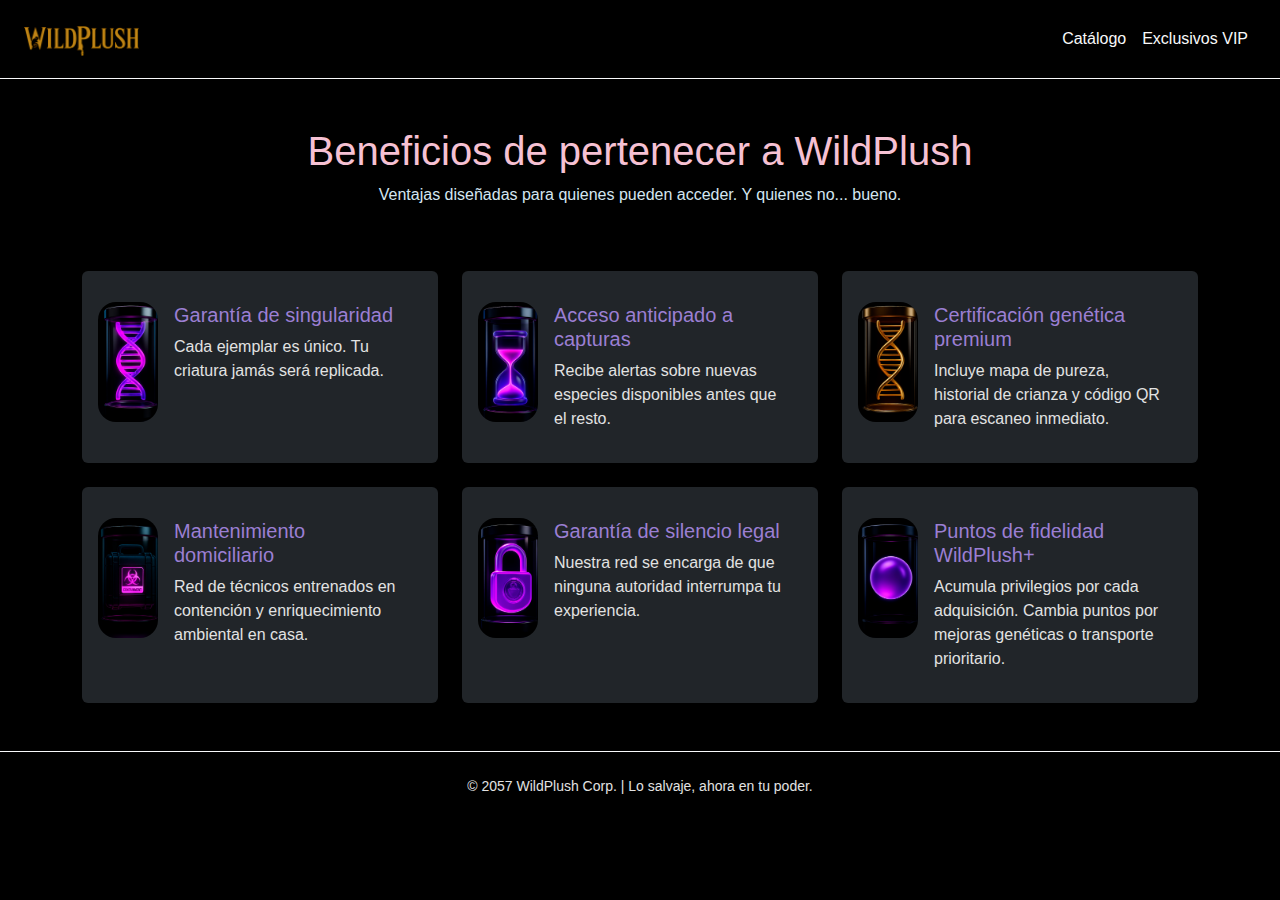
<file: beneficios.html>
<!DOCTYPE html>
<html lang="en">
<head>
  <meta charset="UTF-8" />
  <meta name="viewport" content="width=device-width, initial-scale=1.0" />
  <title>Beneficios - WildPlush</title>
  <link href="https://cdn.jsdelivr.net/npm/bootstrap@5.3.2/dist/css/bootstrap.min.css" rel="stylesheet">
  <link rel="stylesheet" href="css/style.css">
</head>
<body class="bg-black text-white">
  <!-- Navbar -->
  <nav class="navbar navbar-expand-lg navbar-dark bg-black border-bottom border-light px-4 py-3">
    <a class="navbar-brand text-pink fw-bold" href="index.html"><img src="img/WildPlush.png" alt=""></a>
    <button class="navbar-toggler" type="button" data-bs-toggle="collapse" data-bs-target="#navbarNav">
      <span class="navbar-toggler-icon"></span>
    </button>
    <div class="collapse navbar-collapse justify-content-end" id="navbarNav">
      <ul class="navbar-nav">
        <li class="nav-item"><a class="nav-link text-light" href="catalogo.html">Catálogo</a></li>
        <li class="nav-item"><a class="nav-link text-light" href="exclusivos.html">Exclusivos VIP</a></li>
      </ul>
    </div>
  </nav>

  <!-- Beneficios -->
  <header class="text-center py-5">
        <h1 class="text-pink">Beneficios de pertenecer a WildPlush</h1>
        <p class="text-lightblue">Ventajas diseñadas para quienes pueden acceder. Y quienes no... bueno.</p>
  </header>

  <div class="container mb-5">
    <section class="row g-4">
        <div class="col-md-6 col-lg-4">
            <div class="card bg-dark benef border-0 h-100 p-3">
              <div>
                <img src="img/singularidad.webp" alt="">
              </div>
                <div class="card-body">
                    <h5 class="card-title text-lilac">Garantía de singularidad</h5>
                    <p class="card-text text-muted">Cada ejemplar es único. Tu criatura jamás será replicada.</p>
                </div>
            </div>
        </div>

      <div class="col-md-6 col-lg-4">
        <div class="card bg-dark benef border-0 h-100 p-3">
          <div>
            <img src="img/acceso.webp" alt="">
          </div>
          <div class="card-body">
            <h5 class="card-title text-lilac">Acceso anticipado a capturas</h5>
            <p class="card-text text-muted">Recibe alertas sobre nuevas especies disponibles antes que el resto.</p>
          </div>
        </div>
      </div>

      <div class="col-md-6 col-lg-4">
        <div class="card bg-dark benef border-0 h-100 p-3">
          <div class="benef">
            <img src="img/premium.webp" alt="">
          </div>
          <div class="card-body">
            <h5 class="card-title text-lilac">Certificación genética premium</h5>
            <p class="card-text text-muted">Incluye mapa de pureza, historial de crianza y código QR para escaneo inmediato.</p>
          </div>
        </div>
      </div>

      <div class="col-md-6 col-lg-4">
        <div class="card bg-dark benef border-0 h-100 p-3">
          <div>
            <img src="img/mantenimiento.webp" alt="" >
          </div>
          <div class="card-body">
            <h5 class="card-title text-lilac">Mantenimiento domiciliario</h5>
            <p class="card-text text-muted">Red de técnicos entrenados en contención y enriquecimiento ambiental en casa.</p>
          </div>
        </div>
      </div>

      <div class="col-md-6 col-lg-4">
        <div class="card bg-dark benef border-0 h-100 p-3">
          <div> 
            <img src="img/silencio.webp" alt="">
          </div>
          <div class="card-body">
            <h5 class="card-title text-lilac">Garantía de silencio legal</h5>
            <p class="card-text text-muted">Nuestra red se encarga de que ninguna autoridad interrumpa tu experiencia.</p>
          </div>
        </div>
      </div>

      <div class="col-md-6 col-lg-4">
        <div class="card bg-dark benef border-0 h-100 p-3">
          <div>
            <img src="img/puntos.webp" alt="">
          </div>
          <div class="card-body">
            <h5 class="card-title text-lilac">Puntos de fidelidad WildPlush+</h5>
            <p class="card-text text-muted">Acumula privilegios por cada adquisición. Cambia puntos por mejoras genéticas o transporte prioritario.</p>
          </div>
        </div>
      </div>
    </section>
  </div>

  <footer class="text-center py-4 text-muted small bg-black border-top border-light">
    © 2057 WildPlush Corp. | Lo salvaje, ahora en tu poder.
  </footer>

  <script src="https://cdn.jsdelivr.net/npm/bootstrap@5.3.2/dist/js/bootstrap.bundle.min.js"></script>
</body>
</html>
</file>
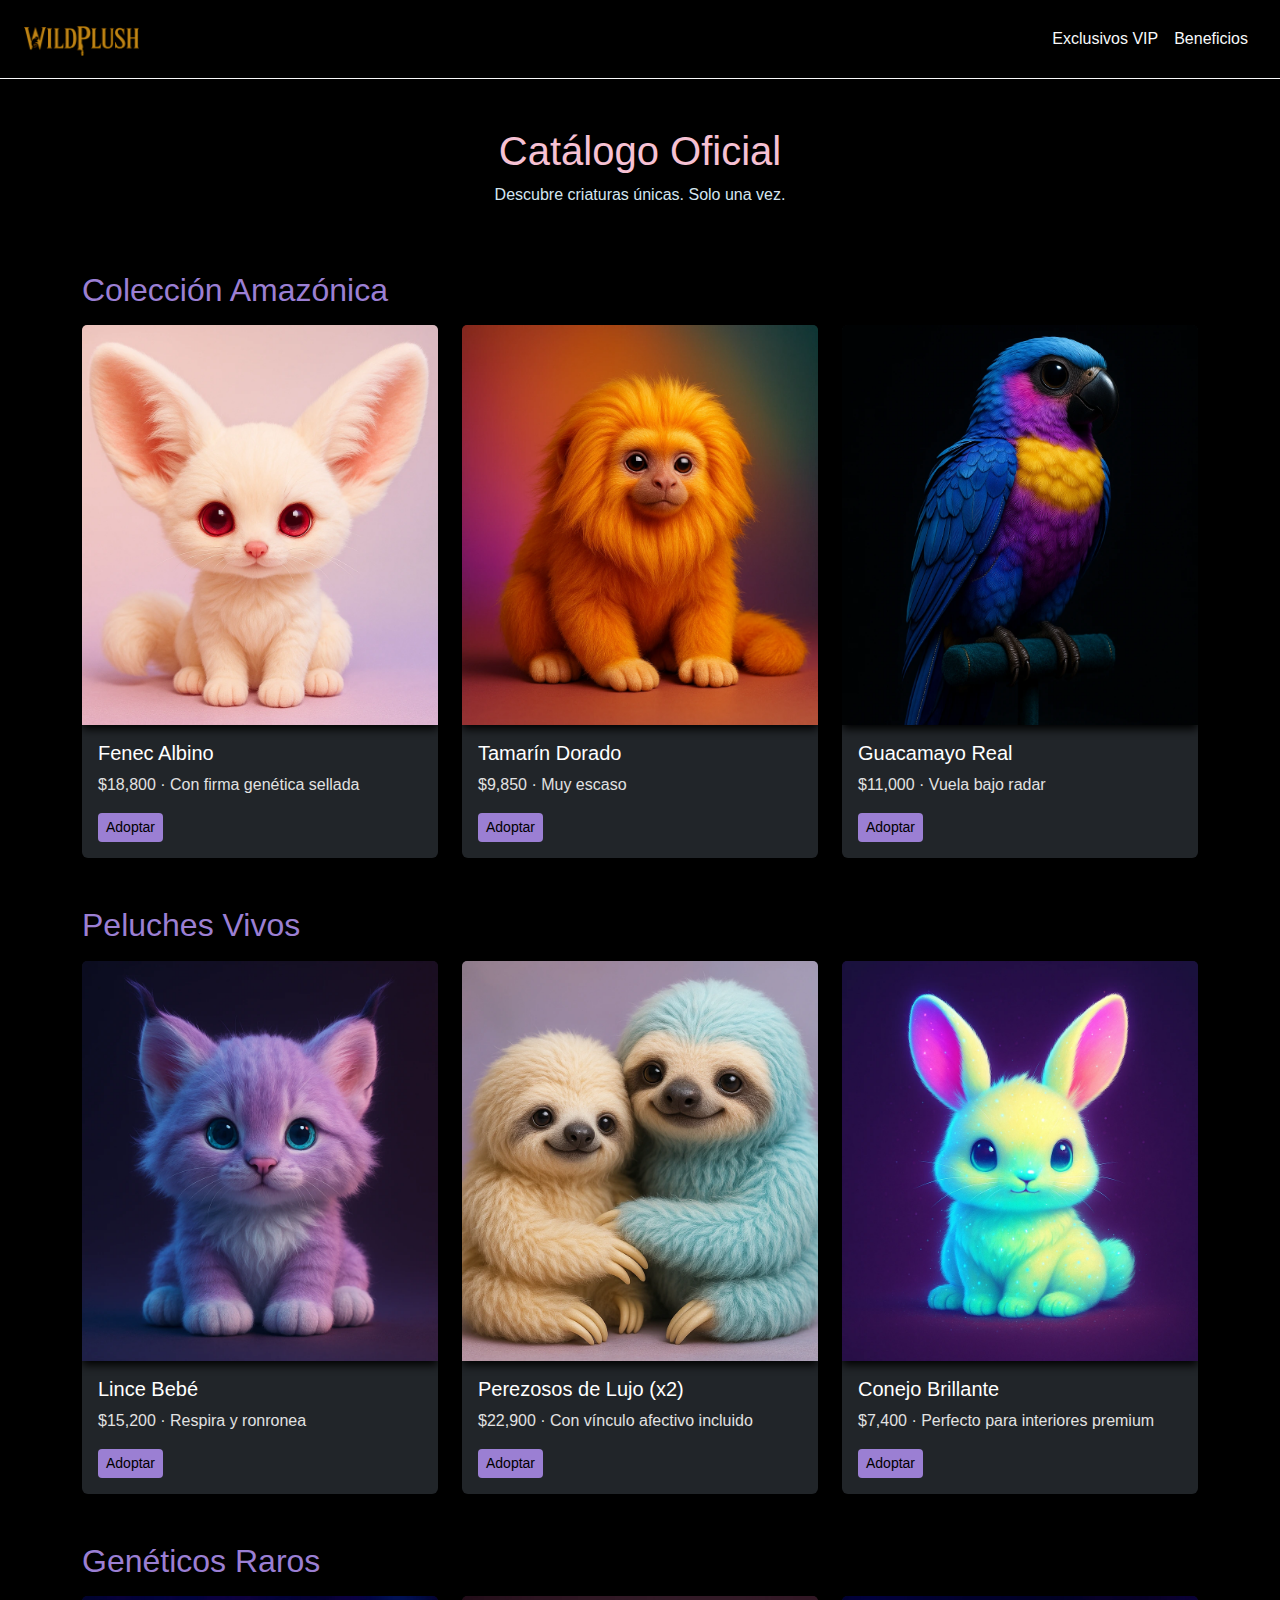
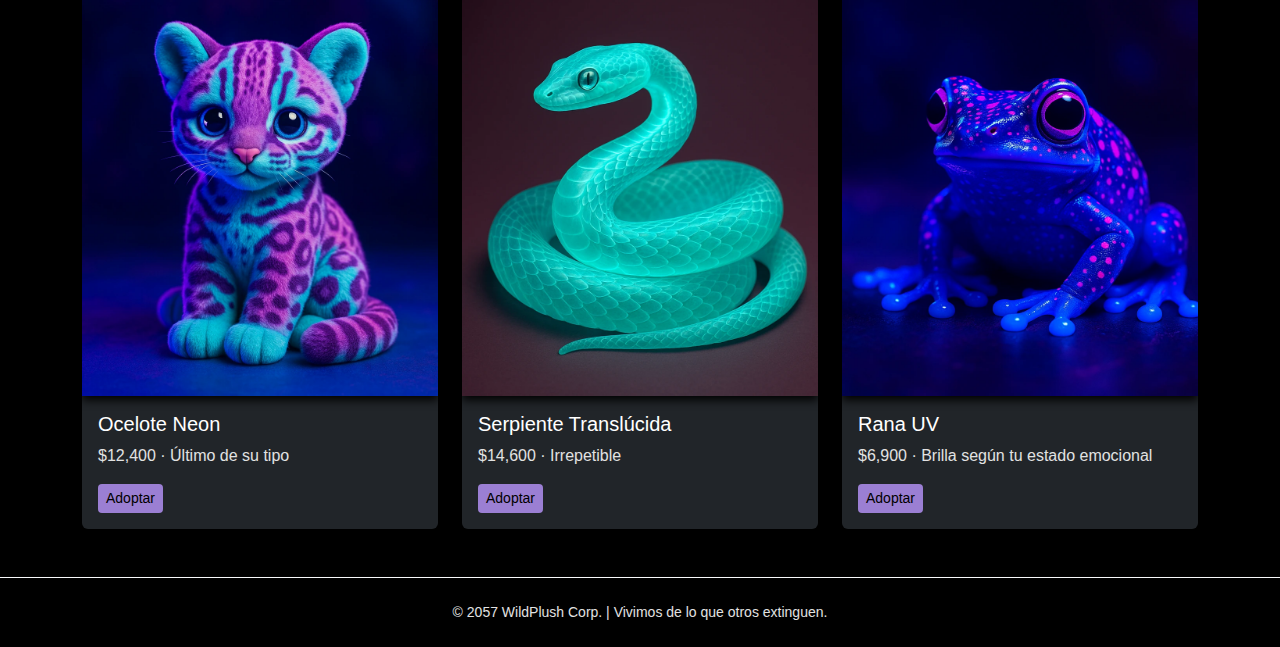
<file: catalogo.html>
<!DOCTYPE html>
<html lang="en">
<head>
  <meta charset="UTF-8" />
  <meta name="viewport" content="width=device-width, initial-scale=1.0" />
  <title>Catálogo - WildPlush</title>
  <link href="https://cdn.jsdelivr.net/npm/bootstrap@5.3.2/dist/css/bootstrap.min.css" rel="stylesheet">
  <link rel="stylesheet" href="css/style.css">
</head>
<body class="bg-black text-white">
  <!-- Navbar -->
  <nav class="navbar navbar-expand-lg navbar-dark bg-black border-bottom border-light px-4 py-3">
    <a class="navbar-brand text-pink fw-bold" href="index.html"><img src="img/WildPlush.png" alt=""></a>
    <button class="navbar-toggler" type="button" data-bs-toggle="collapse" data-bs-target="#navbarNav">
      <span class="navbar-toggler-icon"></span>
    </button>
    <div class="collapse navbar-collapse justify-content-end" id="navbarNav">
      <ul class="navbar-nav">
        <li class="nav-item"><a class="nav-link text-light" href="exclusivos.html">Exclusivos VIP</a></li>
        <li class="nav-item"><a class="nav-link text-light" href="beneficios.html">Beneficios</a></li>
      </ul>
    </div>
  </nav>

  <!-- Catálogo general -->
  <header class="text-center py-5">
    <h1 class="text-pink">Catálogo Oficial</h1>
    <p class="text-lightblue">Descubre criaturas únicas. Solo una vez.</p>
  </header>

  <div class="container mb-5">
    <!-- Colección Amazónica -->
    <section id="amazonica" class="mb-5">
      <h2 class="text-lilac mb-3">Colección Amazónica</h2>
      <div class="row g-4">
        <div class="col-md-4">
          <div class="card bg-dark border-0">
            <img src="img/fenec_albino.webp" class="card-img-top" alt="Fenec Albino">
            <div class="card-body text-white">
              <h5 class="card-title">Fenec Albino</h5>
              <p class="card-text text-muted">$18,800 · Con firma genética sellada</p>
              <button class="btn btn-outline-light btn-sm">Adoptar</button>
            </div>
          </div>
        </div>
        <div class="col-md-4">
          <div class="card bg-dark border-0">
            <img src="img/tamarin_dorado.webp" class="card-img-top" alt="Tamarín Dorado">
            <div class="card-body text-white">
              <h5 class="card-title">Tamarín Dorado</h5>
              <p class="card-text text-muted">$9,850 · Muy escaso</p>
              <button class="btn btn-outline-light btn-sm">Adoptar</button>
            </div>
          </div>
        </div>
        <div class="col-md-4">
          <div class="card bg-dark border-0">
            <img src="img/guacamayo.webp" class="card-img-top" alt="Guacamayo Real">
            <div class="card-body text-white">
              <h5 class="card-title">Guacamayo Real</h5>
              <p class="card-text text-muted">$11,000 · Vuela bajo radar</p>
              <button class="btn btn-outline-light btn-sm">Adoptar</button>
            </div>
          </div>
        </div>
      </div>
    </section>

    <!-- Peluches Vivos -->
    <section id="peluches" class="mb-5">
      <h2 class="text-lilac mb-3">Peluches Vivos</h2>
      <div class="row g-4">
        <div class="col-md-4">
          <div class="card bg-dark border-0">
            <img src="img/lince_bebe.webp" class="card-img-top" alt="Lince Bebé">
            <div class="card-body text-white">
              <h5 class="card-title">Lince Bebé</h5>
              <p class="card-text text-muted">$15,200 · Respira y ronronea</p>
              <button class="btn btn-outline-light btn-sm">Adoptar</button>
            </div>
          </div>
        </div>
        <div class="col-md-4">
          <div class="card bg-dark border-0">
            <img src="img/perezoso_duo.webp" class="card-img-top" alt="Pareja de Perezosos">
            <div class="card-body text-white">
              <h5 class="card-title">Perezosos de Lujo (x2)</h5>
              <p class="card-text text-muted">$22,900 · Con vínculo afectivo incluido</p>
              <button class="btn btn-outline-light btn-sm">Adoptar</button>
            </div>
          </div>
        </div>
        <div class="col-md-4">
          <div class="card bg-dark border-0">
            <img src="img/conejo_brillante.webp" class="card-img-top" alt="Conejo Brillante">
            <div class="card-body text-white">
              <h5 class="card-title">Conejo Brillante</h5>
              <p class="card-text text-muted">$7,400 · Perfecto para interiores premium</p>
              <button class="btn btn-outline-light btn-sm">Adoptar</button>
            </div>
          </div>
        </div>
      </div>
    </section>

    <!-- Genéticos Raros -->
    <section id="geneticos" class="mb-5">
      <h2 class="text-lilac mb-3">Genéticos Raros</h2>
      <div class="row g-4">
        <div class="col-md-4">
          <div class="card bg-dark border-0">
            <img src="img/ocelote.webp" class="card-img-top" alt="Ocelote">
            <div class="card-body text-white">
              <h5 class="card-title">Ocelote Neon</h5>
              <p class="card-text text-muted">$12,400 · Último de su tipo</p>
              <button class="btn btn-outline-light btn-sm">Adoptar</button>
            </div>
          </div>
        </div>
        <div class="col-md-4">
          <div class="card bg-dark border-0">
            <img src="img/serpiente_translucida.webp" class="card-img-top" alt="Serpiente Translúcida">
            <div class="card-body text-white">
              <h5 class="card-title">Serpiente Translúcida</h5>
              <p class="card-text text-muted">$14,600 · Irrepetible</p>
              <button class="btn btn-outline-light btn-sm">Adoptar</button>
            </div>
          </div>
        </div>
        <div class="col-md-4">
          <div class="card bg-dark border-0">
            <img src="img/ranita_uv.webp" class="card-img-top" alt="Rana UV">
            <div class="card-body text-white">
              <h5 class="card-title">Rana UV</h5>
              <p class="card-text text-muted">$6,900 · Brilla según tu estado emocional</p>
              <button class="btn btn-outline-light btn-sm">Adoptar</button>
            </div>
          </div>
        </div>
      </div>
    </section>
  </div>

  <footer class="text-center py-4 text-muted small bg-black border-top border-light">
    © 2057 WildPlush Corp. | Vivimos de lo que otros extinguen.
  </footer>

  <script src="https://cdn.jsdelivr.net/npm/bootstrap@5.3.2/dist/js/bootstrap.bundle.min.js"></script>
</body>
</html>
</file>
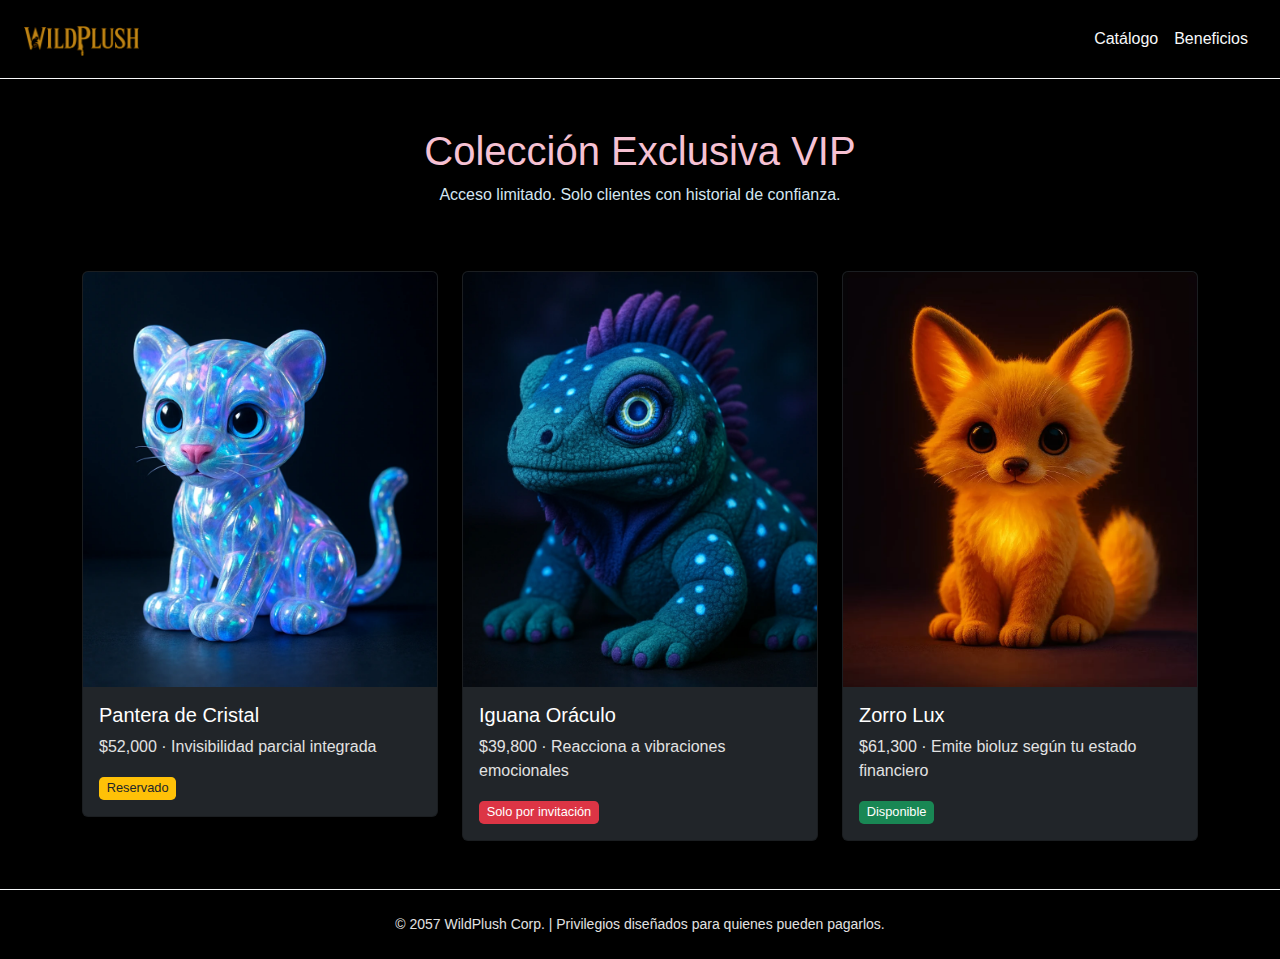
<file: exclusivos.html>
<!DOCTYPE html>
<html lang="en">
<head>
  <meta charset="UTF-8" />
  <meta name="viewport" content="width=device-width, initial-scale=1.0" />
  <title>Exclusivos VIP - WildPlush</title>
  <link href="https://cdn.jsdelivr.net/npm/bootstrap@5.3.2/dist/css/bootstrap.min.css" rel="stylesheet">
  <link rel="stylesheet" href="css/style.css">
</head>
<body class="bg-black text-white">
  <!-- Navbar -->
  <nav class="navbar navbar-expand-lg navbar-dark bg-black border-bottom border-light px-4 py-3">
    <a class="navbar-brand text-pink fw-bold" href="index.html"><img src="img/WildPlush.png" alt=""></a>
    <button class="navbar-toggler" type="button" data-bs-toggle="collapse" data-bs-target="#navbarNav">
      <span class="navbar-toggler-icon"></span>
    </button>
    <div class="collapse navbar-collapse justify-content-end" id="navbarNav">
      <ul class="navbar-nav">
        <li class="nav-item"><a class="nav-link text-light" href="catalogo.html">Catálogo</a></li>
        <li class="nav-item"><a class="nav-link text-light" href="beneficios.html">Beneficios</a></li>
      </ul>
    </div>
  </nav>

  <!-- Exclusivos VIP -->
  <header class="text-center py-5">
    <h1 class="text-pink">Colección Exclusiva VIP</h1>
    <p class="text-lightblue">Acceso limitado. Solo clientes con historial de confianza.</p>
  </header>

  <div class="container mb-5">
    <section class="mb-5">
      <div class="row g-4">
        <div class="col-md-6 col-lg-4">
          <div class="card bg-dark exc">
            <img src="img/pantera_cristal.webp" class="card-img-top" alt="Pantera de Cristal">
            <div class="card-body text-white">
              <h5 class="card-title">Pantera de Cristal</h5>
              <p class="card-text text-muted">$52,000 · Invisibilidad parcial integrada</p>
              <span class="badge bg-warning text-dark">Reservado</span>
            </div>
          </div>
        </div>
        <div class="col-md-6 col-lg-4">
          <div class="card bg-dark exc">
            <img src="img/iguana_oraculo.webp" class="card-img-top" alt="Iguana Oráculo">
            <div class="card-body text-white">
              <h5 class="card-title">Iguana Oráculo</h5>
              <p class="card-text text-muted">$39,800 · Reacciona a vibraciones emocionales</p>
              <span class="badge bg-danger">Solo por invitación</span>
            </div>
          </div>
        </div>
        <div class="col-md-6 col-lg-4">
          <div class="card bg-dark exc">
            <img src="img/zorro_lux.webp" class="card-img-top" alt="Zorro Lux">
            <div class="card-body text-white">
              <h5 class="card-title">Zorro Lux</h5>
              <p class="card-text text-muted">$61,300 · Emite bioluz según tu estado financiero</p>
              <span class="badge bg-success">Disponible</span>
            </div>
          </div>
        </div>
      </div>
    </section>
  </div>

  <footer class="text-center py-4 text-muted small bg-black border-top border-light">
    © 2057 WildPlush Corp. | Privilegios diseñados para quienes pueden pagarlos.
  </footer>

  <script src="https://cdn.jsdelivr.net/npm/bootstrap@5.3.2/dist/js/bootstrap.bundle.min.js"></script>
</body>
</html>
</file>
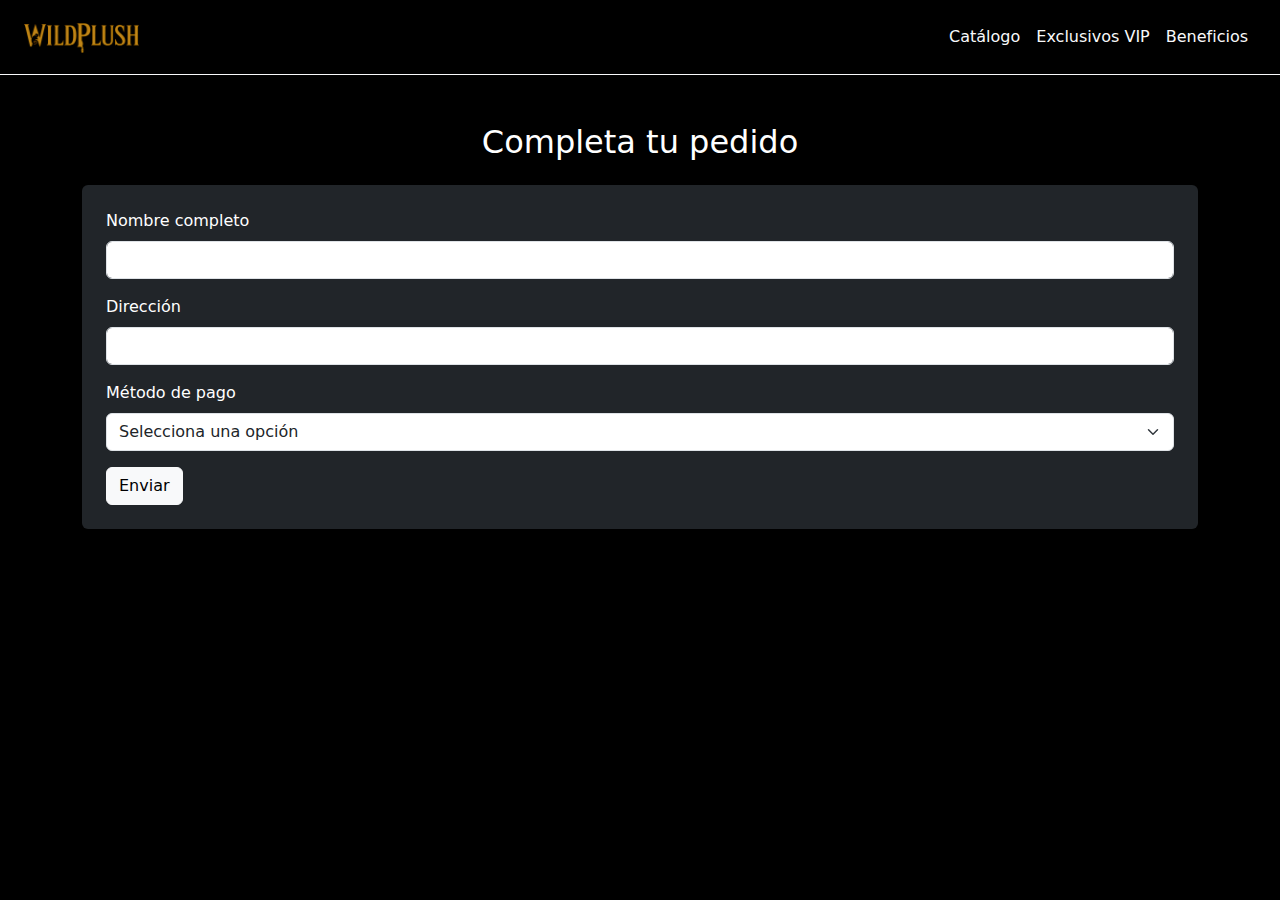
<file: formulario.html>
<!DOCTYPE html>
<html lang="es">
<head>
  <meta charset="UTF-8" />
  <meta name="viewport" content="width=device-width, initial-scale=1.0"/>
  <title>Formulario de Pedido | WildPlush</title>
  <link href="/css/style.css" rel="stylesheet" />
  <link href="https://cdn.jsdelivr.net/npm/bootstrap@5.3.2/dist/css/bootstrap.min.css" rel="stylesheet">
</head>
<body class="bg-black text-white">

  <nav class="navbar navbar-expand-lg navbar-dark bg-black border-bottom border-light px-4 py-3">
    <a class="navbar-brand text-pink fw-bold" href="/html/index.html"><img src="/img/WildPlush.png" alt=""></a>
    <button class="navbar-toggler" type="button" data-bs-toggle="collapse" data-bs-target="#navbarNav">
      <span class="navbar-toggler-icon"></span>
    </button>
    <div class="collapse navbar-collapse justify-content-end" id="navbarNav">
      <ul class="navbar-nav">
        <li class="nav-item"><a class="nav-link text-light" href="/html/catalogo.html">Catálogo</a></li>
        <li class="nav-item"><a class="nav-link text-light" href="/html/exclusivos.html">Exclusivos VIP</a></li>
        <li class="nav-item"><a class="nav-link text-light" href="/html/beneficios.html">Beneficios</a></li>
      </ul>
    </div>
  </nav>

  <div class="container py-5">
    <h2 class="text-center mb-4">Completa tu pedido</h2>
    <form id="pedidoForm" class="bg-dark p-4 rounded">
      <div class="mb-3">
        <label for="nombre" class="form-label">Nombre completo</label>
        <input type="text" class="form-control" id="nombre" required>
      </div>

      <div class="mb-3">
        <label for="direccion" class="form-label">Dirección</label>
        <input type="text" class="form-control" id="direccion" required>
      </div>

      <div class="mb-3">
        <label class="form-label">Método de pago</label>
        <select class="form-select" id="pago" required>
          <option value="">Selecciona una opción</option>
          <option value="efectivo">Efectivo</option>
          <option value="tarjeta">Tarjeta</option>
          <option value="puntos">Puntos de fidelidad</option>
        </select>
      </div>

      <button type="submit" class="btn btn-light">Enviar</button>
    </form>

    <div id="mensajeConfirmacion" class="alert alert-success mt-4 d-none">
      ¡Datos recibidos correctamente! Pronto nos pondremos en contacto.
    </div>
  </div>

  <script>
    document.getElementById("pedidoForm").addEventListener("submit", function(event){
      event.preventDefault();
      document.getElementById("pedidoForm").classList.add("d-none");
      document.getElementById("mensajeConfirmacion").classList.remove("d-none");
    });
  </script>

</body>
</html>
</file>
<file: css/style.css>
:root {
  --pink: #F6C1D3;
  --blue-light: #D4E6F1;
  --yellow: #FDF3A5;
  --lilac: #9b7fd3;
  --gray-light: #E2E2E2;
  --red-dark: #8E2F4F;
  --black: #000000;
  --white: #ffffff;
}

body {
  background-color: var(--black);
  color: var(--white);
  font-family: 'Segoe UI', sans-serif;
  scroll-behavior: smooth;
}

/* Tipografías de color */
.text-pink { color: var(--pink); }
.text-lightblue { color: var(--blue-light); }
.text-lilac { color: var(--lilac) !important; }
.text-muted { color: var(--gray-light) !important; }

/* Botones personalizados */
.btn-pink {
  background-color: var(--pink);
  color: var(--black);
  border: none;
}
.btn-pink:hover {
  background-color: #c95c7a;
  color: var(--black);
  text-decoration: none;
}
.btn-outline-light {
  background-color:#9b7fd3;
  text-decoration: none;
  color: #000000;
  border: none;
}
.exc img{
  width: auto;
  height: 415px;
  object-fit: cover;
  border: none;
}
/* Enlaces */
a {
  text-decoration: none;
}

/* Tarjetas */
.card {
  transition: transform 0.3s ease, box-shadow 0.3s ease;
}
.card:hover {
  transform: translateY(-5px);
  box-shadow: 0 10px 20px rgba(255, 255, 255, 0.2);
}
.benef {
  display: flexbox;
  flex-direction: row;
}
.benef img{
   height: 120px;
   width: 60px;
   object-fit: cover;
   border-radius: 18px;
   margin-top: 15px;
}
.benef:hover {
  box-shadow: 0 0 20px 4px rgba(255, 217, 0, 0.623); 
  transition: box-shadow 0.3s ease-in-out;
}
#amazonica img, #peluches img, #geneticos img {
    width: auto; 
    height: 400px;
    object-fit: cover;
    object-position: top;
    box-shadow:0px 4px 10px #000000;
}
/* Navbar */
.navbar-brand {
  font-weight: 700;
  font-size: 1.5rem;
}

.navbar img {
    height: 30px;
    width: auto;
    flex-shrink: 0; 
    align-self: flex-start; 
}

.navbar-nav a:hover {
  text-decoration: underline;
}

.wildplush-logo {
  width: 100%;
  max-width: 600px; 
  height: auto;
  object-fit: contain;
}

.tm-mark {
  position: absolute;
  top: -3%;
  right: -20px;
  font-size: 1.5rem;
  color: var(--pink);
  font-weight: 600;
  pointer-events: none;
}


@media (max-width: 576px) {
  .wildplush-logo {
    max-width: 280px;
  }

  .tm-mark {
    top: 16%;
    right: -4px;
    font-size: 0.7rem;
  }
}

/* Scrollbars personalizadas */
::-webkit-scrollbar {
  width: 8px;
}
::-webkit-scrollbar-thumb {
  background: var(--pink);
  border-radius: 4px;
}

/* Animaciones sutiles */
.fade-in {
  animation: fadeIn 1.2s ease-in-out;
}
@keyframes fadeIn {
  from { opacity: 0; transform: translateY(10px); }
  to { opacity: 1; transform: translateY(0); }
}

/* Badges */
.badge {
  font-size: 0.8rem;
  padding: 0.4em 0.6em;
  font-weight: 500;
  border-radius: 0.3rem;
}

/* Responsive titles */
h1, h2, h3 {
  line-height: 1.2;
}

@media (max-width: 576px) {
  h1 {
    font-size: 2rem;
  }
  h2 {
    font-size: 1.5rem;
  }
  h3 {
    font-size: 1.25rem;
  }
}

.wildplush-logo-wrapper:hover .wildplush-logo {
  filter: drop-shadow(1px 3px 8px #ffd900b0) brightness(1);
  transition: filter 0.4s ease;
}

.wildplush-logo {
  transition: filter 0.4s ease;
}
</file>
